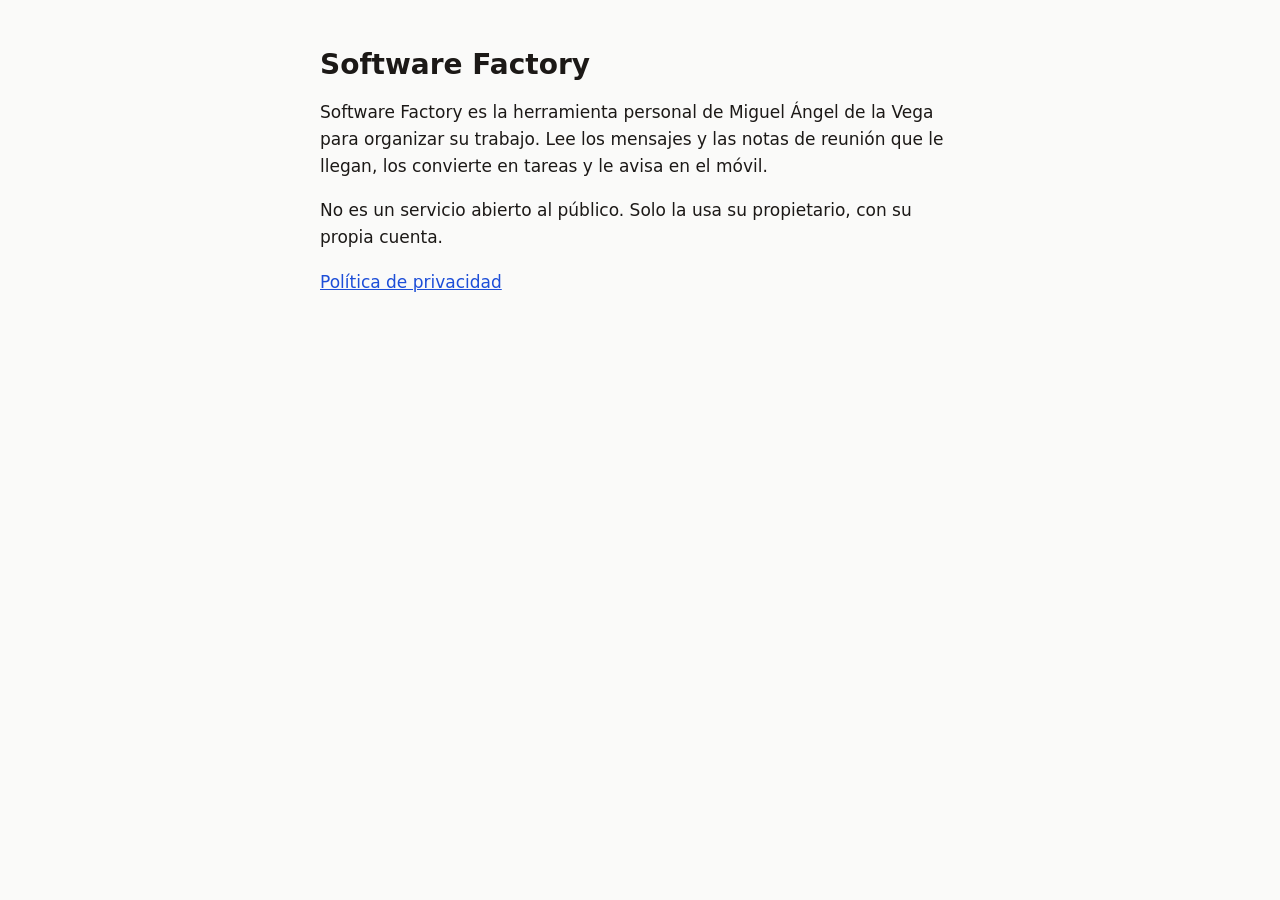
<file: index.html>
<!doctype html>
<html lang="es">
<head>
  <meta charset="utf-8">
  <meta name="viewport" content="width=device-width, initial-scale=1">
  <title>Software Factory</title>
  <meta name="description" content="Herramienta personal de Miguel Ángel de la Vega para convertir mensajes y reuniones en tareas.">
  <link rel="stylesheet" href="estilo.css">
</head>
<body>
  <main>
    <h1>Software Factory</h1>
    <p>Software Factory es la herramienta personal de Miguel Ángel de la Vega para organizar su trabajo. Lee los mensajes y las notas de reunión que le llegan, los convierte en tareas y le avisa en el móvil.</p>
    <p>No es un servicio abierto al público. Solo la usa su propietario, con su propia cuenta.</p>
    <p><a href="privacidad.html">Política de privacidad</a></p>
  </main>
</body>
</html>
</file>
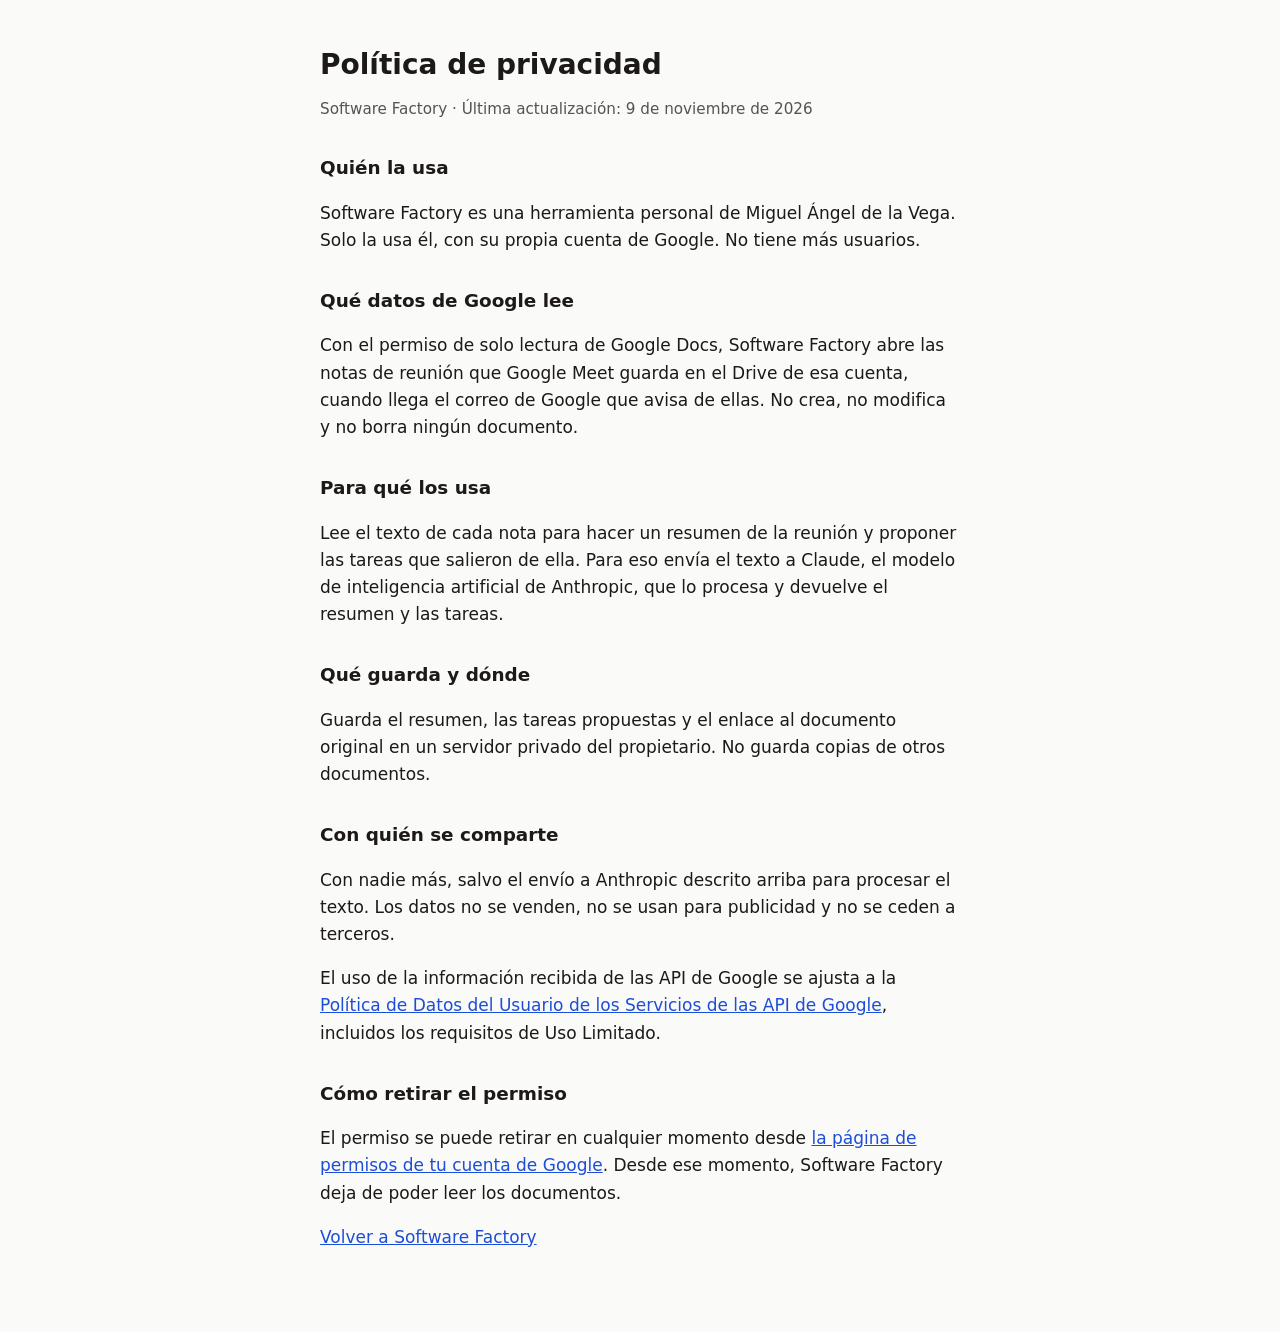
<file: privacidad.html>
<!doctype html>
<html lang="es">
<head>
  <meta charset="utf-8">
  <meta name="viewport" content="width=device-width, initial-scale=1">
  <title>Privacidad · Software Factory</title>
  <meta name="description" content="Qué datos de Google lee Software Factory, para qué los usa y cómo retirar el permiso.">
  <link rel="stylesheet" href="estilo.css">
</head>
<body>
  <main>
    <h1>Política de privacidad</h1>
    <p class="nota">Software Factory · Última actualización: 9 de noviembre de 2026</p>

    <h2>Quién la usa</h2>
    <p>Software Factory es una herramienta personal de Miguel Ángel de la Vega. Solo la usa él, con su propia cuenta de Google. No tiene más usuarios.</p>

    <h2>Qué datos de Google lee</h2>
    <p>Con el permiso de solo lectura de Google Docs, Software Factory abre las notas de reunión que Google Meet guarda en el Drive de esa cuenta, cuando llega el correo de Google que avisa de ellas. No crea, no modifica y no borra ningún documento.</p>

    <h2>Para qué los usa</h2>
    <p>Lee el texto de cada nota para hacer un resumen de la reunión y proponer las tareas que salieron de ella. Para eso envía el texto a Claude, el modelo de inteligencia artificial de Anthropic, que lo procesa y devuelve el resumen y las tareas.</p>

    <h2>Qué guarda y dónde</h2>
    <p>Guarda el resumen, las tareas propuestas y el enlace al documento original en un servidor privado del propietario. No guarda copias de otros documentos.</p>

    <h2>Con quién se comparte</h2>
    <p>Con nadie más, salvo el envío a Anthropic descrito arriba para procesar el texto. Los datos no se venden, no se usan para publicidad y no se ceden a terceros.</p>
    <p>El uso de la información recibida de las API de Google se ajusta a la <a href="https://developers.google.com/terms/api-services-user-data-policy">Política de Datos del Usuario de los Servicios de las API de Google</a>, incluidos los requisitos de Uso Limitado.</p>

    <h2>Cómo retirar el permiso</h2>
    <p>El permiso se puede retirar en cualquier momento desde <a href="https://myaccount.google.com/permissions">la página de permisos de tu cuenta de Google</a>. Desde ese momento, Software Factory deja de poder leer los documentos.</p>

    <p><a href="./">Volver a Software Factory</a></p>
  </main>
</body>
</html>
</file>
<file: estilo.css>
:root {
  color-scheme: light dark;
  --fondo: #fafaf9;
  --texto: #1c1917;
  --suave: #57534e;
  --enlace: #1d4ed8;
}
@media (prefers-color-scheme: dark) {
  :root {
    --fondo: #1c1917;
    --texto: #f5f5f4;
    --suave: #a8a29e;
    --enlace: #93c5fd;
  }
}
body {
  margin: 0;
  background: var(--fondo);
  color: var(--texto);
  font: 17px/1.6 system-ui, -apple-system, "Segoe UI", sans-serif;
}
main {
  max-width: 40rem;
  margin: 0 auto;
  padding: 3rem 1rem 4rem;
}
h1 { font-size: 1.75rem; line-height: 1.2; margin: 0 0 0.5rem; }
h2 { font-size: 1.15rem; margin: 2rem 0 0.5rem; }
p, li { color: var(--texto); }
.nota { color: var(--suave); font-size: 0.95rem; }
a { color: var(--enlace); }
</file>
